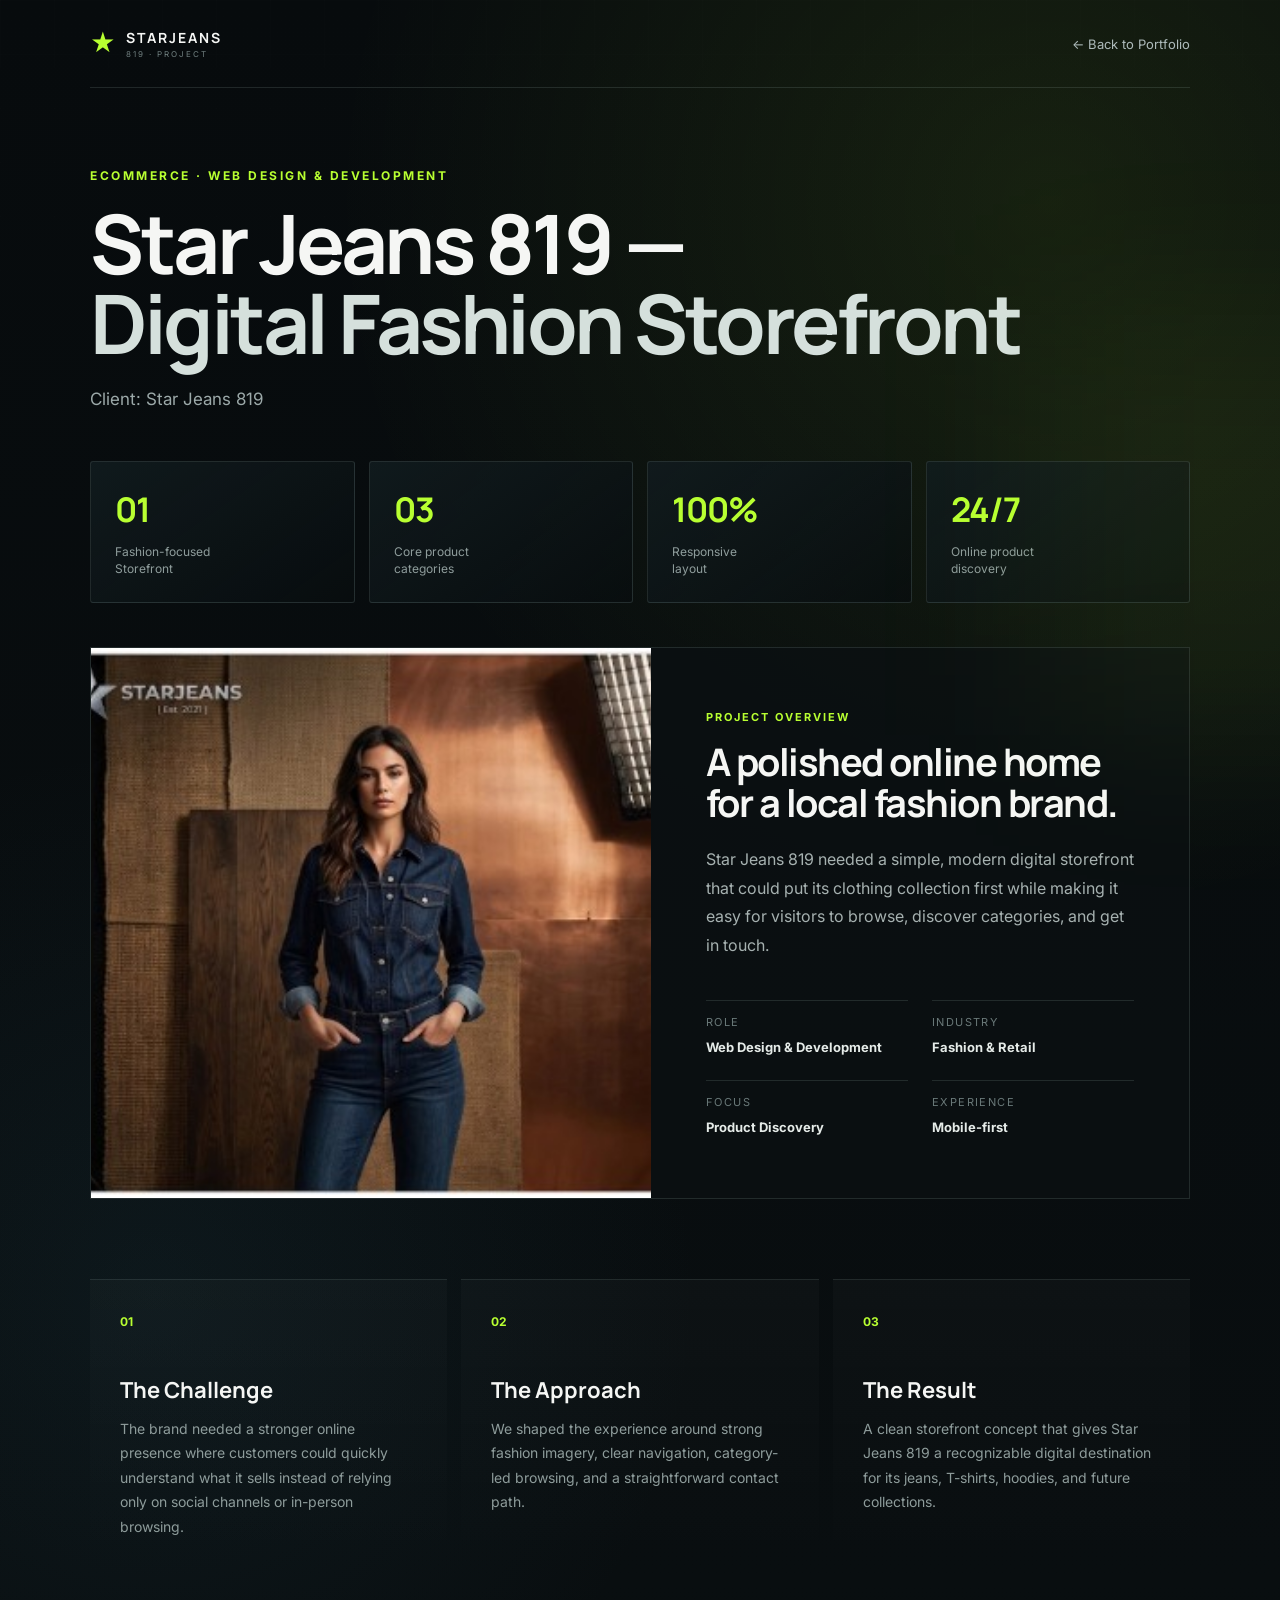
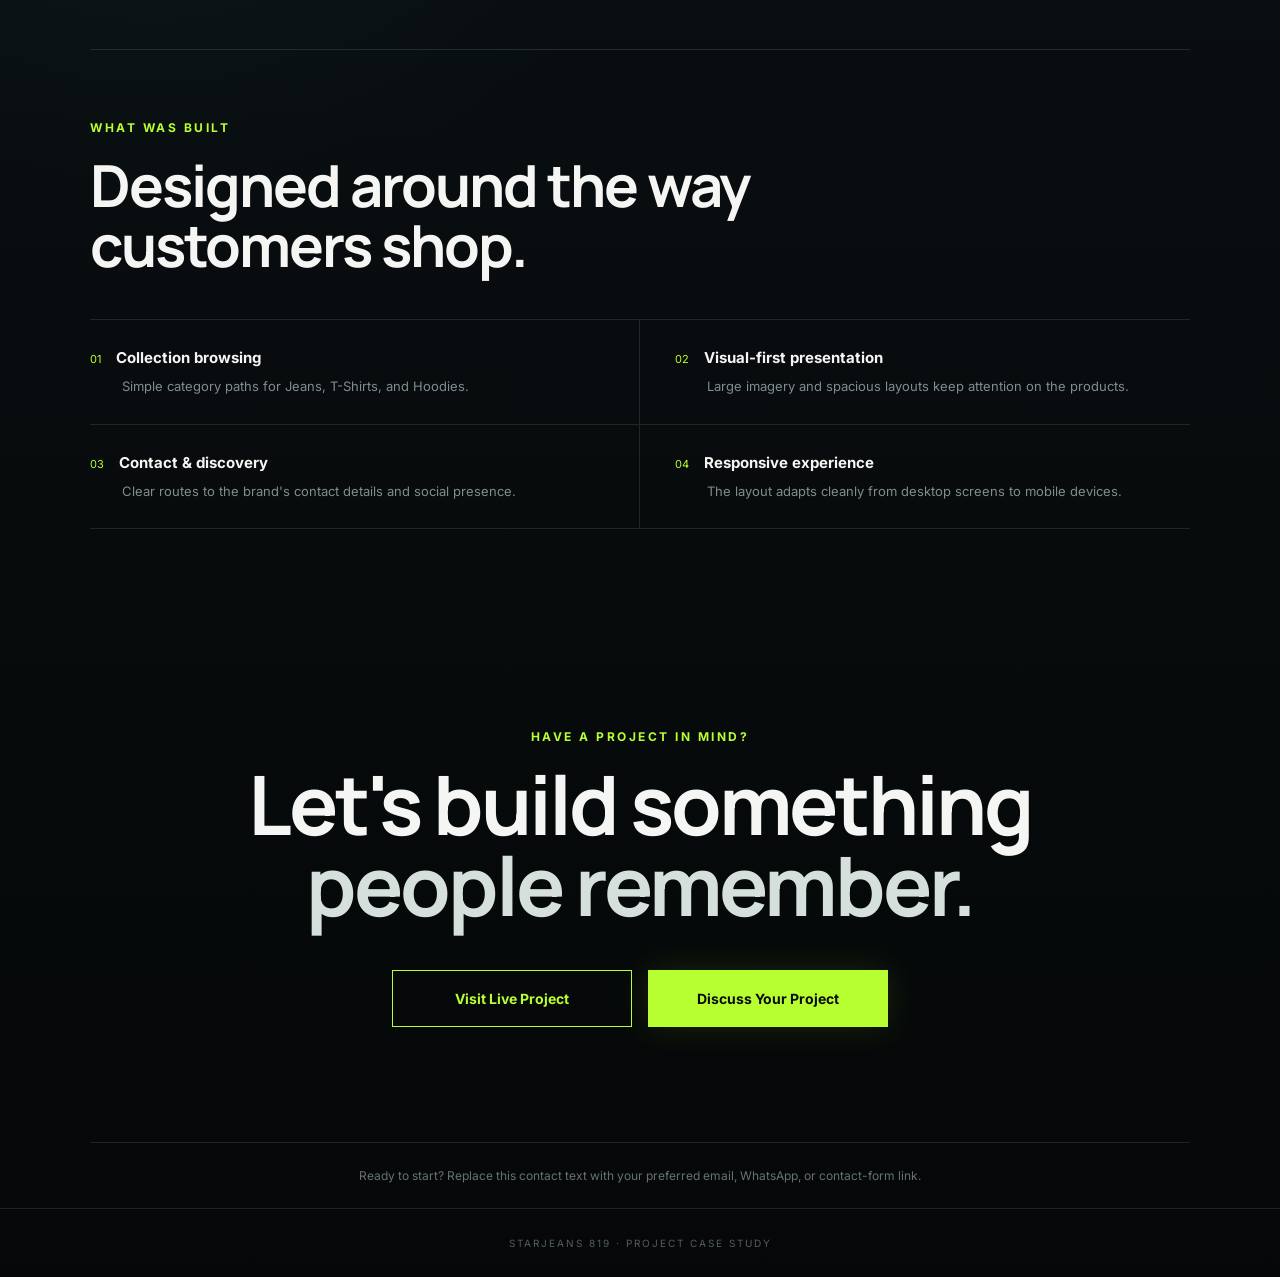
<file: index.html>
<!DOCTYPE html>
<html lang="en">
<head>
  <meta charset="UTF-8" />
  <meta name="viewport" content="width=device-width, initial-scale=1.0" />
  <meta name="description" content="Star Jeans 819 — website project case study." />
  <title>Star Jeans 819 — Project Case Study</title>
  <link rel="preconnect" href="https://fonts.googleapis.com">
  <link rel="preconnect" href="https://fonts.gstatic.com" crossorigin>
  <link href="https://fonts.googleapis.com/css2?family=Inter:wght@400;500;600;700;800&family=Manrope:wght@600;700;800&display=swap" rel="stylesheet">
  <style>
*{box-sizing:border-box;margin:0;padding:0}
:root{
  --bg:#070b0d;
  --bg2:#0c1215;
  --card:#0d1518;
  --line:rgba(159,183,181,.16);
  --text:#f5f6f4;
  --muted:#9ca9a9;
  --accent:#b8ff31;
  --accent2:#76d51b;
  --denim:#25404a;
}
html{scroll-behavior:smooth}
body{
  background:
    radial-gradient(circle at 82% 7%,rgba(184,255,49,.09),transparent 25%),
    radial-gradient(circle at 12% 45%,rgba(42,88,105,.14),transparent 28%),
    linear-gradient(180deg,#070b0d 0%,#090e10 55%,#050708 100%);
  color:var(--text);
  font-family:Inter,Arial,sans-serif;
  min-height:100vh;
  overflow-x:hidden;
}
body:before{
  content:"";position:fixed;inset:0;pointer-events:none;opacity:.35;
  background-image:linear-gradient(rgba(255,255,255,.025) 1px,transparent 1px),linear-gradient(90deg,rgba(255,255,255,.025) 1px,transparent 1px);
  background-size:54px 54px;mask-image:linear-gradient(to bottom,black,transparent 90%);
}
.site-glow{position:fixed;width:420px;height:420px;right:-180px;top:35%;background:rgba(184,255,49,.06);filter:blur(90px);pointer-events:none}
.topbar{width:min(1100px,calc(100% - 48px));margin:0 auto;padding:28px 0;display:flex;justify-content:space-between;align-items:center;border-bottom:1px solid var(--line)}
.brand{display:flex;gap:10px;align-items:center;color:var(--text);text-decoration:none}
.brand-star{font-size:25px;color:var(--accent);line-height:1}
.brand strong{display:block;font-family:Manrope,sans-serif;font-size:14px;letter-spacing:2px}
.brand small{display:block;color:#718080;font-size:8px;letter-spacing:2px;margin-top:2px}
.back-link{color:#aebbbb;text-decoration:none;font-size:13px;transition:.2s}
.back-link:hover{color:var(--accent)}
main{width:min(1100px,calc(100% - 48px));margin:0 auto}
.hero{padding:80px 0 44px}
.eyebrow{font-size:12px;letter-spacing:2.5px;color:var(--accent);font-weight:700;margin-bottom:20px}
h1,h2,h3{font-family:Manrope,Inter,sans-serif}
h1{font-size:clamp(48px,7vw,82px);line-height:.98;letter-spacing:-3.5px;max-width:950px}
h1 span,h2 span{color:#d5e0dc}
.client{margin-top:25px;color:var(--muted);font-size:17px}
.stats{display:grid;grid-template-columns:repeat(4,1fr);gap:14px;margin-top:52px}
.stat-card{min-height:142px;padding:24px;border:1px solid var(--line);background:linear-gradient(145deg,rgba(17,27,30,.92),rgba(8,13,15,.72));border-radius:3px;display:flex;flex-direction:column;justify-content:space-between}
.stat-card strong{font-family:Manrope;font-size:34px;letter-spacing:-1px;color:var(--accent)}
.stat-card span{color:#8f9d9c;font-size:12px;line-height:1.45}
.project-card{border:1px solid var(--line);background:rgba(10,16,18,.8);display:grid;grid-template-columns:1.02fr .98fr;min-height:520px}
.project-image-button{border:0;padding:0;position:relative;cursor:pointer;overflow:hidden;background:#101719;min-height:520px}
.project-image-button img{width:100%;height:100%;object-fit:cover;display:block;transition:transform .6s ease,filter .4s ease}
.project-image-button:hover img{transform:scale(1.035);filter:brightness(.7)}
.image-overlay{position:absolute;inset:0;display:flex;align-items:center;justify-content:center;gap:10px;color:white;font-size:13px;font-weight:700;letter-spacing:.5px;opacity:0;background:rgba(4,9,10,.42);transition:.3s}
.project-image-button:hover .image-overlay{opacity:1}
.view-icon{width:38px;height:38px;border:1px solid rgba(255,255,255,.6);display:grid;place-items:center;border-radius:50%;font-size:18px}
.project-content{padding:62px 55px;display:flex;flex-direction:column;justify-content:center}
.section-label{font-size:11px;letter-spacing:2px;color:var(--accent);font-weight:700;margin-bottom:17px}
.project-content h2{font-size:38px;line-height:1.08;letter-spacing:-1.5px;max-width:470px}
.project-content>p{color:#a6b1b0;line-height:1.8;margin-top:22px;max-width:500px}
.details-grid{display:grid;grid-template-columns:1fr 1fr;gap:24px;margin-top:40px}
.details-grid div{border-top:1px solid var(--line);padding-top:14px}
.details-grid span{display:block;color:#697878;font-size:11px;text-transform:uppercase;letter-spacing:1.4px;margin-bottom:7px}
.details-grid strong{font-size:13px;color:#e5ebe8}
.story-grid{display:grid;grid-template-columns:repeat(3,1fr);gap:14px;margin:80px 0}
.story-card{padding:30px;border-top:1px solid var(--line);background:linear-gradient(180deg,rgba(255,255,255,.02),transparent)}
.number{color:var(--accent);font-size:12px;font-weight:700}
.story-card h3{font-size:22px;margin:45px 0 12px}
.story-card p{color:#8e9c9b;font-size:14px;line-height:1.75}
.feature-section{padding:70px 0;border-top:1px solid var(--line)}
.feature-section h2{font-size:clamp(35px,5vw,58px);line-height:1.02;letter-spacing:-2px;max-width:700px;margin-bottom:45px}
.feature-list{display:grid;grid-template-columns:1fr 1fr;border-top:1px solid var(--line)}
.feature-list>div{padding:27px 10px 27px 0;border-bottom:1px solid var(--line)}
.feature-list>div:nth-child(odd){border-right:1px solid var(--line);padding-right:35px}
.feature-list>div:nth-child(even){padding-left:35px}
.feature-list span{color:var(--accent);font-size:11px;margin-right:15px}
.feature-list strong{font-size:15px}
.feature-list p{color:#7f8d8d;font-size:13px;line-height:1.6;margin:9px 0 0 32px}
.cta{text-align:center;padding:130px 0 115px}
.cta h2{font-size:clamp(48px,7vw,82px);line-height:.98;letter-spacing:-3px}
.cta-buttons{display:flex;justify-content:center;gap:16px;margin-top:45px}
.btn{min-width:240px;padding:19px 28px;text-decoration:none;font-size:14px;font-weight:700;transition:.25s;display:inline-flex;justify-content:center;align-items:center}
.btn-outline{border:1px solid var(--accent);color:var(--accent);background:transparent}
.btn-outline:hover{background:rgba(184,255,49,.08);transform:translateY(-2px)}
.btn-solid{background:var(--accent);color:#080c0d;border:1px solid var(--accent);box-shadow:0 0 35px rgba(184,255,49,.12)}
.btn-solid:hover{background:#d0ff79;transform:translateY(-2px)}
.contact-note{border-top:1px solid var(--line);padding:25px 0;color:#657373;font-size:12px;text-align:center}
footer{padding:28px;text-align:center;border-top:1px solid var(--line);color:#526060;font-size:10px;letter-spacing:2px}
.modal{position:fixed;inset:0;z-index:20;display:grid;place-items:center;padding:25px;visibility:hidden;opacity:0;transition:.25s}
.modal.open{visibility:visible;opacity:1}
.modal-backdrop{position:absolute;inset:0;background:rgba(0,0,0,.82);backdrop-filter:blur(8px)}
.modal-panel{position:relative;z-index:1;width:min(960px,100%);max-height:90vh;overflow:auto;display:grid;grid-template-columns:1fr 1fr;background:#0b1113;border:1px solid rgba(184,255,49,.25);box-shadow:0 30px 100px rgba(0,0,0,.6)}
.modal-image{min-height:500px;background:#121a1d}
.modal-image img{width:100%;height:100%;object-fit:cover;display:block}
.modal-info{padding:55px 45px;display:flex;flex-direction:column;justify-content:center}
.modal-info h2{font-size:36px;line-height:1.08;letter-spacing:-1.4px}
.modal-info>p:not(.eyebrow){color:#9ca9a8;line-height:1.8;margin-top:20px}
.modal-points{display:flex;flex-wrap:wrap;gap:8px;margin:25px 0}
.modal-points span{border:1px solid var(--line);padding:9px 11px;color:#b4c0be;font-size:11px}
.modal-link{color:var(--accent);font-size:13px;font-weight:700;text-decoration:none;margin-top:8px}
.modal-close{position:absolute;right:14px;top:12px;z-index:3;border:0;background:rgba(0,0,0,.55);color:white;width:36px;height:36px;border-radius:50%;font-size:25px;cursor:pointer}
@media(max-width:800px){
  .topbar,main{width:min(100% - 30px,650px)}
  .hero{padding-top:55px}
  h1{font-size:52px;letter-spacing:-2.5px}
  .stats{grid-template-columns:1fr 1fr}
  .project-card{grid-template-columns:1fr}
  .project-image-button{min-height:420px}
  .project-content{padding:42px 28px}
  .story-grid{grid-template-columns:1fr;margin:55px 0}
  .feature-list{grid-template-columns:1fr}
  .feature-list>div:nth-child(odd){border-right:0;padding-right:0}
  .feature-list>div:nth-child(even){padding-left:0}
  .modal-panel{grid-template-columns:1fr}
  .modal-image{min-height:300px;max-height:42vh}
  .modal-info{padding:35px 28px}
}
@media(max-width:520px){
  .back-link{font-size:11px}
  .brand strong{font-size:12px}
  h1{font-size:43px}
  .stats{gap:8px}
  .stat-card{min-height:120px;padding:18px}
  .stat-card strong{font-size:27px}
  .cta{padding:90px 0}
  .cta-buttons{flex-direction:column}
  .btn{width:100%;min-width:0}
}

</style>
</head>
<body>
  <div class="site-glow"></div>

  <header class="topbar">
    <a class="brand" href="https://starjean819.vercel.app/" target="_blank" rel="noopener">
      <span class="brand-star">★</span>
      <span>
        <strong>STARJEANS</strong>
        <small>819 · PROJECT</small>
      </span>
    </a>
    <a class="back-link" href="#projects">← Back to Portfolio</a>
  </header>

  <main id="projects">
    <section class="hero">
      <p class="eyebrow">ECOMMERCE · WEB DESIGN & DEVELOPMENT</p>
      <h1>Star Jeans 819 —<br><span>Digital Fashion Storefront</span></h1>
      <p class="client">Client: Star Jeans 819</p>

      <div class="stats">
        <article class="stat-card">
          <strong>01</strong>
          <span>Fashion-focused<br>Storefront</span>
        </article>
        <article class="stat-card">
          <strong>03</strong>
          <span>Core product<br>categories</span>
        </article>
        <article class="stat-card">
          <strong>100%</strong>
          <span>Responsive<br>layout</span>
        </article>
        <article class="stat-card">
          <strong>24/7</strong>
          <span>Online product<br>discovery</span>
        </article>
      </div>
    </section>

    <section class="project-card">
      <button class="project-image-button" id="openProject" aria-label="Open Star Jeans project details">
        <img src="[data-uri]" alt="Star Jeans fashion campaign project preview" />
        <span class="image-overlay">
          <span class="view-icon">↗</span>
          <span>View Project Details</span>
        </span>
      </button>

      <div class="project-content">
        <div class="section-label">PROJECT OVERVIEW</div>
        <h2>A polished online home for a local fashion brand.</h2>
        <p>
          Star Jeans 819 needed a simple, modern digital storefront that could put its
          clothing collection first while making it easy for visitors to browse,
          discover categories, and get in touch.
        </p>

        <div class="details-grid">
          <div>
            <span>Role</span>
            <strong>Web Design & Development</strong>
          </div>
          <div>
            <span>Industry</span>
            <strong>Fashion & Retail</strong>
          </div>
          <div>
            <span>Focus</span>
            <strong>Product Discovery</strong>
          </div>
          <div>
            <span>Experience</span>
            <strong>Mobile-first</strong>
          </div>
        </div>
      </div>
    </section>

    <section class="story-grid">
      <article class="story-card">
        <span class="number">01</span>
        <h3>The Challenge</h3>
        <p>
          The brand needed a stronger online presence where customers could quickly
          understand what it sells instead of relying only on social channels or
          in-person browsing.
        </p>
      </article>
      <article class="story-card">
        <span class="number">02</span>
        <h3>The Approach</h3>
        <p>
          We shaped the experience around strong fashion imagery, clear navigation,
          category-led browsing, and a straightforward contact path.
        </p>
      </article>
      <article class="story-card">
        <span class="number">03</span>
        <h3>The Result</h3>
        <p>
          A clean storefront concept that gives Star Jeans 819 a recognizable digital
          destination for its jeans, T-shirts, hoodies, and future collections.
        </p>
      </article>
    </section>

    <section class="feature-section">
      <p class="eyebrow">WHAT WAS BUILT</p>
      <h2>Designed around the way customers shop.</h2>
      <div class="feature-list">
        <div><span>01</span><strong>Collection browsing</strong><p>Simple category paths for Jeans, T-Shirts, and Hoodies.</p></div>
        <div><span>02</span><strong>Visual-first presentation</strong><p>Large imagery and spacious layouts keep attention on the products.</p></div>
        <div><span>03</span><strong>Contact & discovery</strong><p>Clear routes to the brand's contact details and social presence.</p></div>
        <div><span>04</span><strong>Responsive experience</strong><p>The layout adapts cleanly from desktop screens to mobile devices.</p></div>
      </div>
    </section>

    <section class="cta">
      <p class="eyebrow">HAVE A PROJECT IN MIND?</p>
      <h2>Let's build something<br><span>people remember.</span></h2>
      <div class="cta-buttons">
        <a class="btn btn-outline" href="https://starjean819.vercel.app/" target="_blank" rel="noopener">Visit Live Project</a>
        <a class="btn btn-solid" href="#contact">Discuss Your Project</a>
      </div>
    </section>

    <section id="contact" class="contact-note">
      <p>Ready to start? Replace this contact text with your preferred email, WhatsApp, or contact-form link.</p>
    </section>
  </main>

  <footer>STARJEANS 819 · PROJECT CASE STUDY</footer>

  <div class="modal" id="projectModal" aria-hidden="true">
    <div class="modal-backdrop" id="closeProject"></div>
    <div class="modal-panel" role="dialog" aria-modal="true" aria-labelledby="modalTitle">
      <button class="modal-close" id="modalClose" aria-label="Close project details">×</button>
      <div class="modal-image">
        <img src="[data-uri]" alt="Star Jeans fashion campaign" />
      </div>
      <div class="modal-info">
        <p class="eyebrow">STAR JEANS 819</p>
        <h2 id="modalTitle">A modern fashion storefront with a strong visual identity.</h2>
        <p>
          This project was created to give the brand a focused digital destination:
          a place where visitors can see the latest styles, browse product categories,
          and move naturally toward contacting the business.
        </p>
        <div class="modal-points">
          <span>Fashion-led UI</span>
          <span>Responsive layout</span>
          <span>Category navigation</span>
          <span>Clear conversion paths</span>
        </div>
        <a class="modal-link" href="https://starjean819.vercel.app/" target="_blank" rel="noopener">Open Live Website ↗</a>
      </div>
    </div>
  </div>

  <script>
const modal = document.getElementById("projectModal");
const openButton = document.getElementById("openProject");
const closeButton = document.getElementById("modalClose");
const backdrop = document.getElementById("closeProject");

function openModal() {
  modal.classList.add("open");
  modal.setAttribute("aria-hidden", "false");
  document.body.style.overflow = "hidden";
  closeButton.focus();
}

function closeModal() {
  modal.classList.remove("open");
  modal.setAttribute("aria-hidden", "true");
  document.body.style.overflow = "";
}

openButton.addEventListener("click", openModal);
closeButton.addEventListener("click", closeModal);
backdrop.addEventListener("click", closeModal);

document.addEventListener("keydown", (event) => {
  if (event.key === "Escape" && modal.classList.contains("open")) {
    closeModal();
  }
});

</script>
</body>
</html>
</file>
